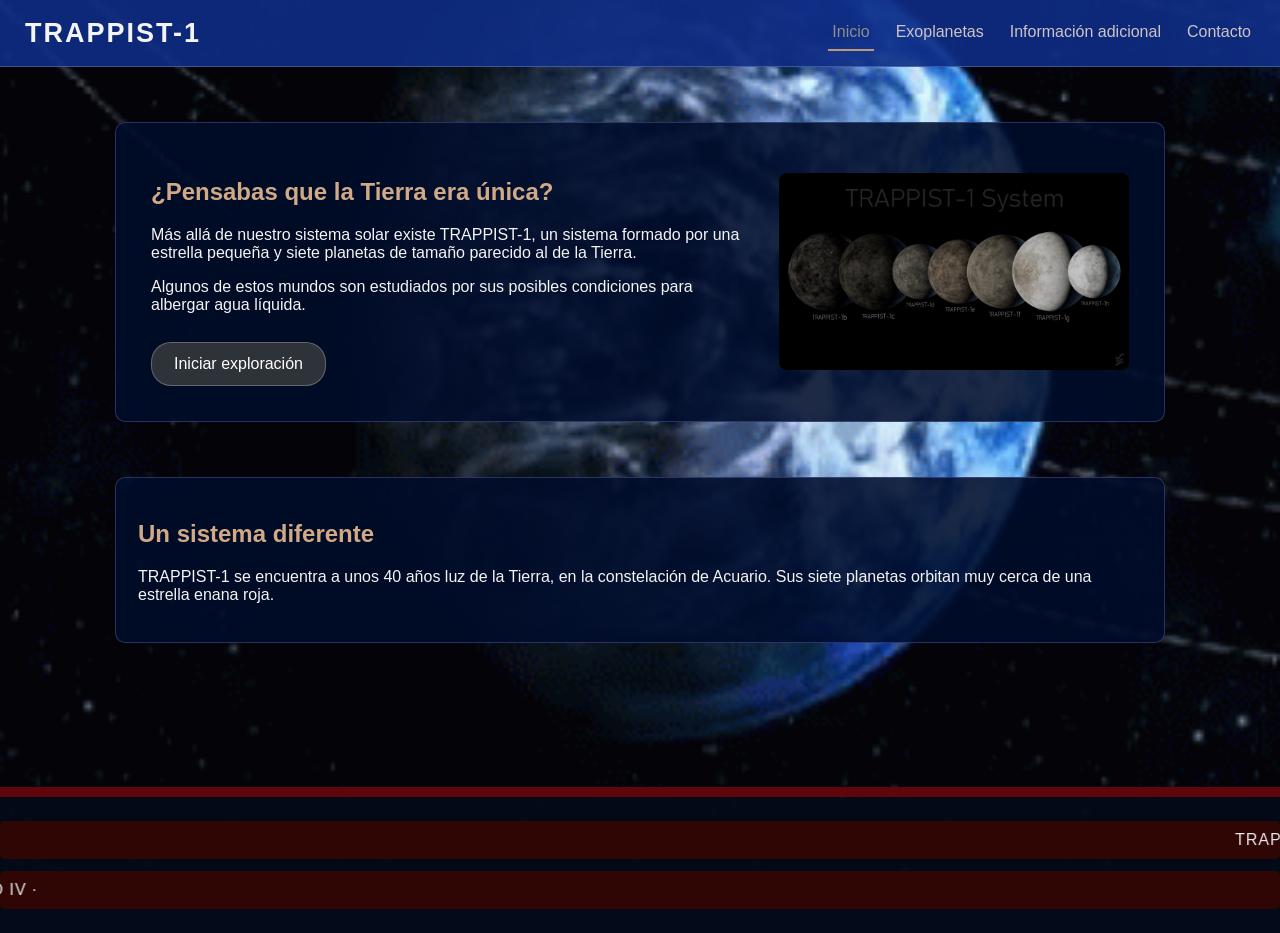
<file: index.html>
<!DOCTYPE html>
<html lang="es">
<head>
    <meta charset="UTF-8">
    <meta name="viewport" content="width=device-width, initial-scale=1.0">
    <title>TRAPPIST-1 | Inicio</title>
    <link rel="stylesheet" href="estilos.css">
</head>
<body>

<header>
    <h1 class="logo">TRAPPIST-1</h1>
    <nav>
        <a class="activo" href="index.html">Inicio</a>
        <a href="contenido.html">Exoplanetas</a>
        <a href="informacion.html">Información adicional</a>
        <a href="contacto.html">Contacto</a>
    </nav>
</header>

<main>
    <section class="bienvenida">
        <div>
            <h2 class="titulo-animado">¿Pensabas que la Tierra era única?</h2>
            <p>Más allá de nuestro sistema solar existe TRAPPIST-1, un sistema formado por una estrella pequeña y siete planetas de tamaño parecido al de la Tierra.</p>
            <p>Algunos de estos mundos son estudiados por sus posibles condiciones para albergar agua líquida.</p>
            <a class="boton" href="contenido.html">Iniciar exploración</a>
        </div>
        <img src="sistema.jpg" alt="Sistema planetario TRAPPIST-1">
    </section>

    <section class="seccion">
        <h2>Un sistema diferente</h2>
        <p>TRAPPIST-1 se encuentra a unos 40 años luz de la Tierra, en la constelación de Acuario. Sus siete planetas orbitan muy cerca de una estrella enana roja.</p>
    </section>
</main>

<footer>
    <marquee scrollamount="4">TRAPPIST-1 · SIETE PLANETAS · UN SISTEMA POR DESCUBRIR ·</marquee>
    <marquee direction="right" scrollamount="2">EXPLORANDO NUEVOS MUNDOS · PROYECTO MÓDULO IV ·</marquee>
</footer>

</body>
</html>
</file>
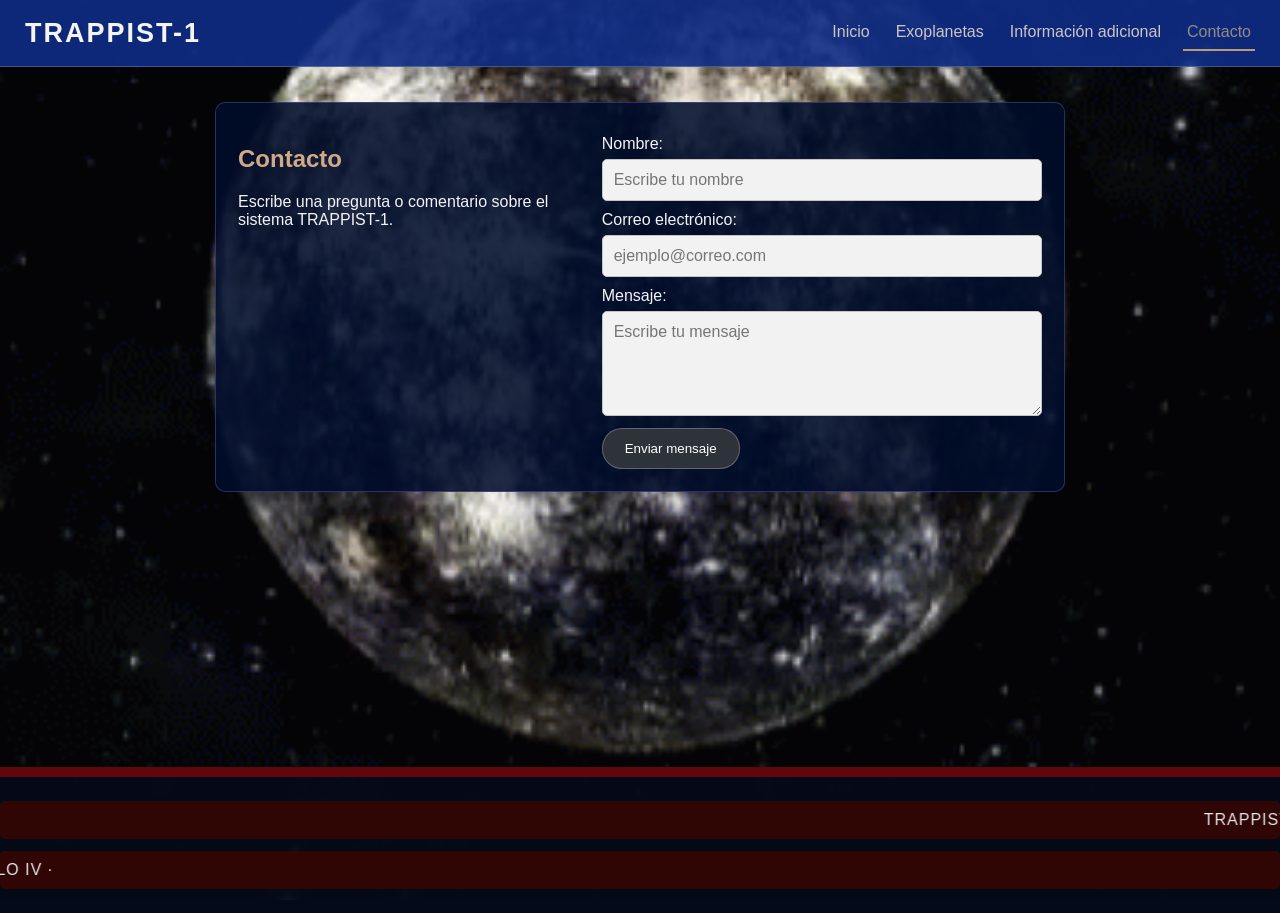
<file: contacto.html>
<!DOCTYPE html>
<html lang="es">
<head>
    <meta charset="UTF-8">
    <meta name="viewport" content="width=device-width, initial-scale=1.0">
    <title>TRAPPIST-1 | Contacto</title>
    <link rel="stylesheet" href="estilos.css">
</head>
<body>

<header>
    <h1 class="logo">TRAPPIST-1</h1>
    <nav>
        <a href="index.html">Inicio</a>
        <a href="contenido.html">Exoplanetas</a>
        <a href="informacion.html">Información adicional</a>
        <a class="activo" href="contacto.html">Contacto</a>
    </nav>
</header>

<main>
    <section class="caja-contacto">
        <div>
            <h2>Contacto</h2>
            <p>Escribe una pregunta o comentario sobre el sistema TRAPPIST-1.</p>
        </div>

        <form>
            <label for="nombre">Nombre:</label>
            <input type="text" id="nombre" name="nombre" placeholder="Escribe tu nombre" required>

            <label for="correo">Correo electrónico:</label>
            <input type="email" id="correo" name="correo" placeholder="ejemplo@correo.com" required>

            <label for="mensaje">Mensaje:</label>
            <textarea id="mensaje" name="mensaje" placeholder="Escribe tu mensaje" required></textarea>

            <button class="boton" type="button" onclick="alert('Formulario de demostración. No se guardaron datos.')">
                Enviar mensaje
            </button>
        </form>
    </section>
</main>

<footer>
    <marquee scrollamount="4">TRAPPIST-1 · SIETE PLANETAS · UN SISTEMA POR DESCUBRIR ·</marquee>
    <marquee direction="right" scrollamount="2">EXPLORANDO NUEVOS MUNDOS · PROYECTO MÓDULO IV ·</marquee>
</footer>

</body>
</html>
</file>
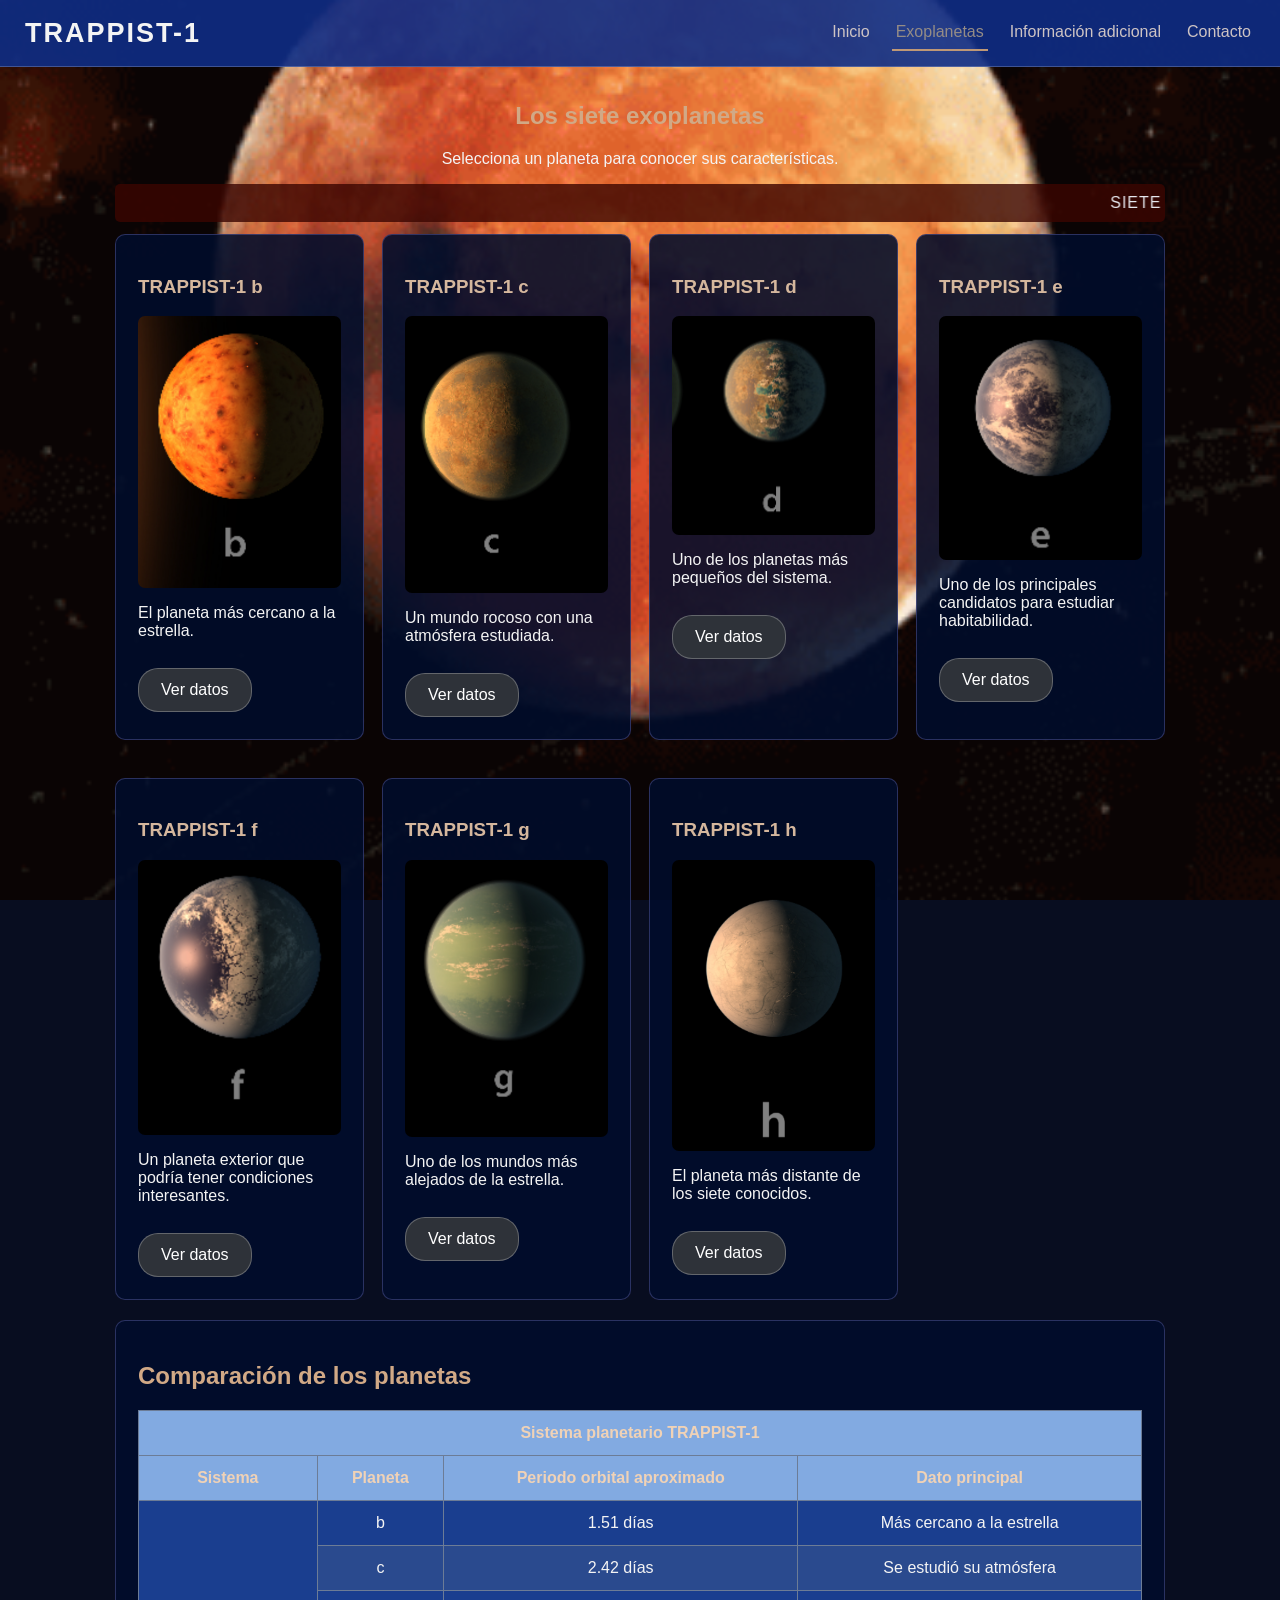
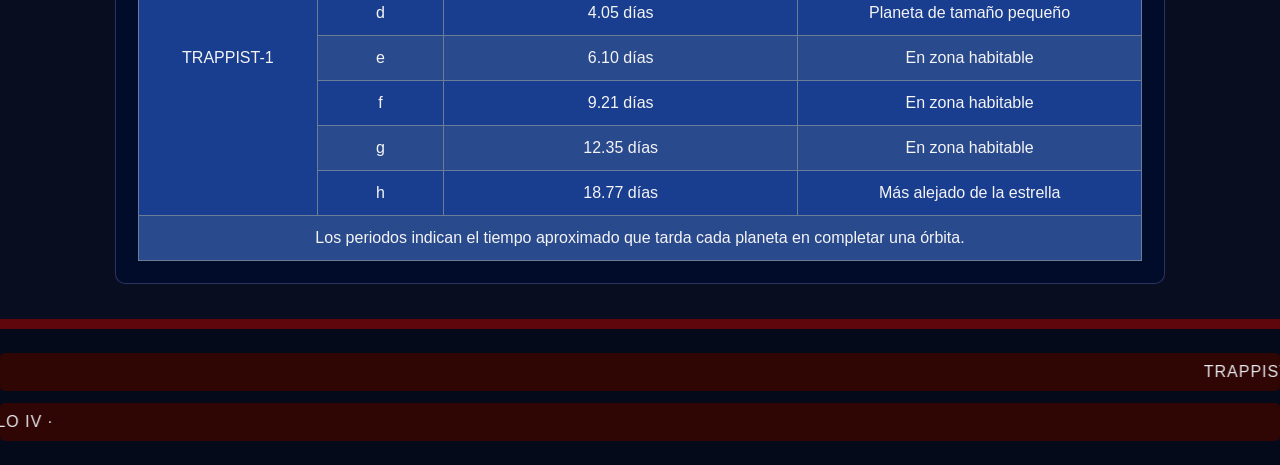
<file: contenido.html>
<!DOCTYPE html>
<html lang="es">
<head>
    <meta charset="UTF-8">
    <meta name="viewport" content="width=device-width, initial-scale=1.0">
    <title>TRAPPIST-1 | Exoplanetas</title>
    <link rel="stylesheet" href="estilos.css">
</head>
<body>

<header>
    <h1 class="logo">TRAPPIST-1</h1>
    <nav>
        <a href="index.html">Inicio</a>
        <a class="activo" href="contenido.html">Exoplanetas</a>
        <a href="informacion.html">Información adicional</a>
        <a href="contacto.html">Contacto</a>
    </nav>
</header>

<main>
    <h2 class="titulo">Los siete exoplanetas</h2>
    <p class="introduccion">Selecciona un planeta para conocer sus características.</p>

    <marquee class="aviso" scrollamount="3">
        SIETE MUNDOS QUE ORBITAN UNA MISMA ESTRELLA ·
    </marquee>

    <section class="planetas">

        <article class="tarjeta">
            <h3>TRAPPIST-1 b</h3>
            <img src="b.jpg" alt="TRAPPIST-1 b">
            <p>El planeta más cercano a la estrella.</p>
            <a class="boton" href="planeta-b.html">Ver datos</a>
        </article>

        <article class="tarjeta">
            <h3>TRAPPIST-1 c</h3>
            <img src="c.jpg" alt="TRAPPIST-1 c">
            <p>Un mundo rocoso con una atmósfera estudiada.</p>
            <a class="boton" href="planeta-c.html">Ver datos</a>
        </article>

        <article class="tarjeta">
            <h3>TRAPPIST-1 d</h3>
            <img src="d.jpg" alt="TRAPPIST-1 d">
            <p>Uno de los planetas más pequeños del sistema.</p>
            <a class="boton" href="planeta-d.html">Ver datos</a>
        </article>

        <article class="tarjeta">
            <h3>TRAPPIST-1 e</h3>
            <img src="e.jpg" alt="TRAPPIST-1 e">
            <p>Uno de los principales candidatos para estudiar habitabilidad.</p>
            <a class="boton" href="planeta-e.html">Ver datos</a>
        </article>

        <article class="tarjeta">
            <h3>TRAPPIST-1 f</h3>
            <img src="f.jpg" alt="TRAPPIST-1 f">
            <p>Un planeta exterior que podría tener condiciones interesantes.</p>
            <a class="boton" href="planeta-f.html">Ver datos</a>
        </article>

        <article class="tarjeta">
            <h3>TRAPPIST-1 g</h3>
            <img src="g.jpg" alt="TRAPPIST-1 g">
            <p>Uno de los mundos más alejados de la estrella.</p>
            <a class="boton" href="planeta-g.html">Ver datos</a>
        </article>

        <article class="tarjeta">
            <h3>TRAPPIST-1 h</h3>
            <img src="h.jpg" alt="TRAPPIST-1 h">
            <p>El planeta más distante de los siete conocidos.</p>
            <a class="boton" href="planeta-h.html">Ver datos</a>
        </article>

    </section>

    <section class="seccion" id="tabla-planetas">
        <h2>Comparación de los planetas</h2>

        <div class="tabla-contenedor">
            <table>
                <tr>
                    <th colspan="4">Sistema planetario TRAPPIST-1</th>
                </tr>
                <tr>
                    <th>Sistema</th>
                    <th>Planeta</th>
                    <th>Periodo orbital aproximado</th>
                    <th>Dato principal</th>
                </tr>
                <tr>
                    <td rowspan="7">TRAPPIST-1</td>
                    <td>b</td>
                    <td>1.51 días</td>
                    <td>Más cercano a la estrella</td>
                </tr>
                <tr>
                    <td>c</td>
                    <td>2.42 días</td>
                    <td>Se estudió su atmósfera</td>
                </tr>
                <tr>
                    <td>d</td>
                    <td>4.05 días</td>
                    <td>Planeta de tamaño pequeño</td>
                </tr>
                <tr>
                    <td>e</td>
                    <td>6.10 días</td>
                    <td>En zona habitable</td>
                </tr>
                <tr>
                    <td>f</td>
                    <td>9.21 días</td>
                    <td>En zona habitable</td>
                </tr>
                <tr>
                    <td>g</td>
                    <td>12.35 días</td>
                    <td>En zona habitable</td>
                </tr>
                <tr>
                    <td>h</td>
                    <td>18.77 días</td>
                    <td>Más alejado de la estrella</td>
                </tr>
                <tr>
                    <td colspan="4">Los periodos indican el tiempo aproximado que tarda cada planeta en completar una órbita.</td>
                </tr>
            </table>
        </div>
    </section>
</main>

<footer>
    <marquee scrollamount="4">TRAPPIST-1 · SIETE PLANETAS · UN SISTEMA POR DESCUBRIR ·</marquee>
    <marquee direction="right" scrollamount="2">EXPLORANDO NUEVOS MUNDOS · PROYECTO MÓDULO IV ·</marquee>
</footer>

</body>
</html>
</file>
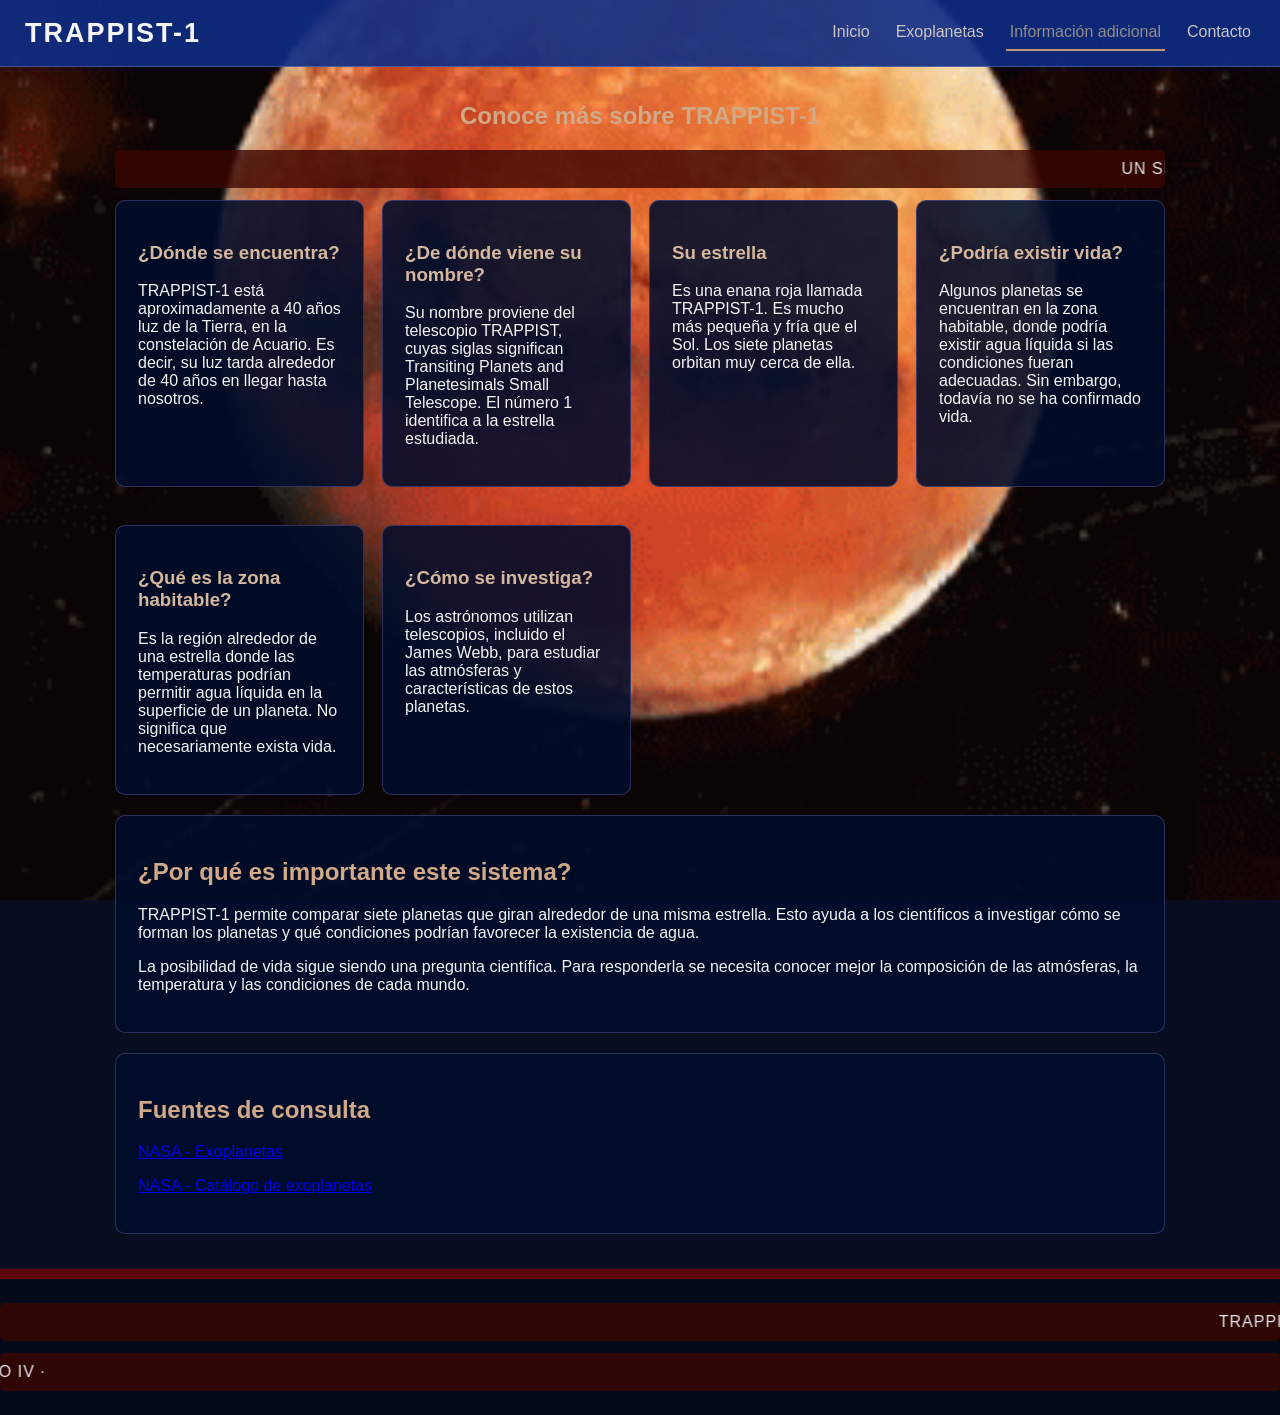
<file: informacion.html>
<!DOCTYPE html>
<html lang="es">
<head>
    <meta charset="UTF-8">
    <meta name="viewport" content="width=device-width, initial-scale=1.0">
    <title>TRAPPIST-1 | Información adicional</title>
    <link rel="stylesheet" href="estilos.css">
</head>
<body>

<header>
    <h1 class="logo">TRAPPIST-1</h1>
    <nav>
        <a href="index.html">Inicio</a>
        <a href="contenido.html">Exoplanetas</a>
        <a class="activo" href="informacion.html">Información adicional</a>
        <a href="contacto.html">Contacto</a>
    </nav>
</header>

<main>
    <h2 class="titulo">Conoce más sobre TRAPPIST-1</h2>

    <marquee class="aviso" scrollamount="3">
        UN SISTEMA PLANETARIO A 40 AÑOS LUZ DE LA TIERRA ·
    </marquee>

    <section class="datos">

        <article class="tarjeta">
            <h3>¿Dónde se encuentra?</h3>
            <p>TRAPPIST-1 está aproximadamente a 40 años luz de la Tierra, en la constelación de Acuario. Es decir, su luz tarda alrededor de 40 años en llegar hasta nosotros.</p>
        </article>

        <article class="tarjeta">
            <h3>¿De dónde viene su nombre?</h3>
            <p>Su nombre proviene del telescopio TRAPPIST, cuyas siglas significan Transiting Planets and Planetesimals Small Telescope. El número 1 identifica a la estrella estudiada.</p>
        </article>

        <article class="tarjeta">
            <h3>Su estrella</h3>
            <p>Es una enana roja llamada TRAPPIST-1. Es mucho más pequeña y fría que el Sol. Los siete planetas orbitan muy cerca de ella.</p>
        </article>

        <article class="tarjeta">
            <h3>¿Podría existir vida?</h3>
            <p>Algunos planetas se encuentran en la zona habitable, donde podría existir agua líquida si las condiciones fueran adecuadas. Sin embargo, todavía no se ha confirmado vida.</p>
        </article>

        <article class="tarjeta">
            <h3>¿Qué es la zona habitable?</h3>
            <p>Es la región alrededor de una estrella donde las temperaturas podrían permitir agua líquida en la superficie de un planeta. No significa que necesariamente exista vida.</p>
        </article>

        <article class="tarjeta">
            <h3>¿Cómo se investiga?</h3>
            <p>Los astrónomos utilizan telescopios, incluido el James Webb, para estudiar las atmósferas y características de estos planetas.</p>
        </article>

    </section>

    <section class="seccion">
        <h2>¿Por qué es importante este sistema?</h2>
        <p>TRAPPIST-1 permite comparar siete planetas que giran alrededor de una misma estrella. Esto ayuda a los científicos a investigar cómo se forman los planetas y qué condiciones podrían favorecer la existencia de agua.</p>

        <p>La posibilidad de vida sigue siendo una pregunta científica. Para responderla se necesita conocer mejor la composición de las atmósferas, la temperatura y las condiciones de cada mundo.</p>
    </section>

    <section class="seccion">
        <h2>Fuentes de consulta</h2>
        <p><a href="https://science.nasa.gov/exoplanets/" target="_blank" rel="noopener">NASA - Exoplanetas</a></p>
        <p><a href="https://science.nasa.gov/exoplanet-catalog/" target="_blank" rel="noopener">NASA - Catálogo de exoplanetas</a></p>
    </section>
</main>

<footer>
    <marquee scrollamount="4">TRAPPIST-1 · SIETE PLANETAS · UN SISTEMA POR DESCUBRIR ·</marquee>
    <marquee direction="right" scrollamount="2">EXPLORANDO NUEVOS MUNDOS · PROYECTO MÓDULO IV ·</marquee>
</footer>

</body>
</html>
</file>
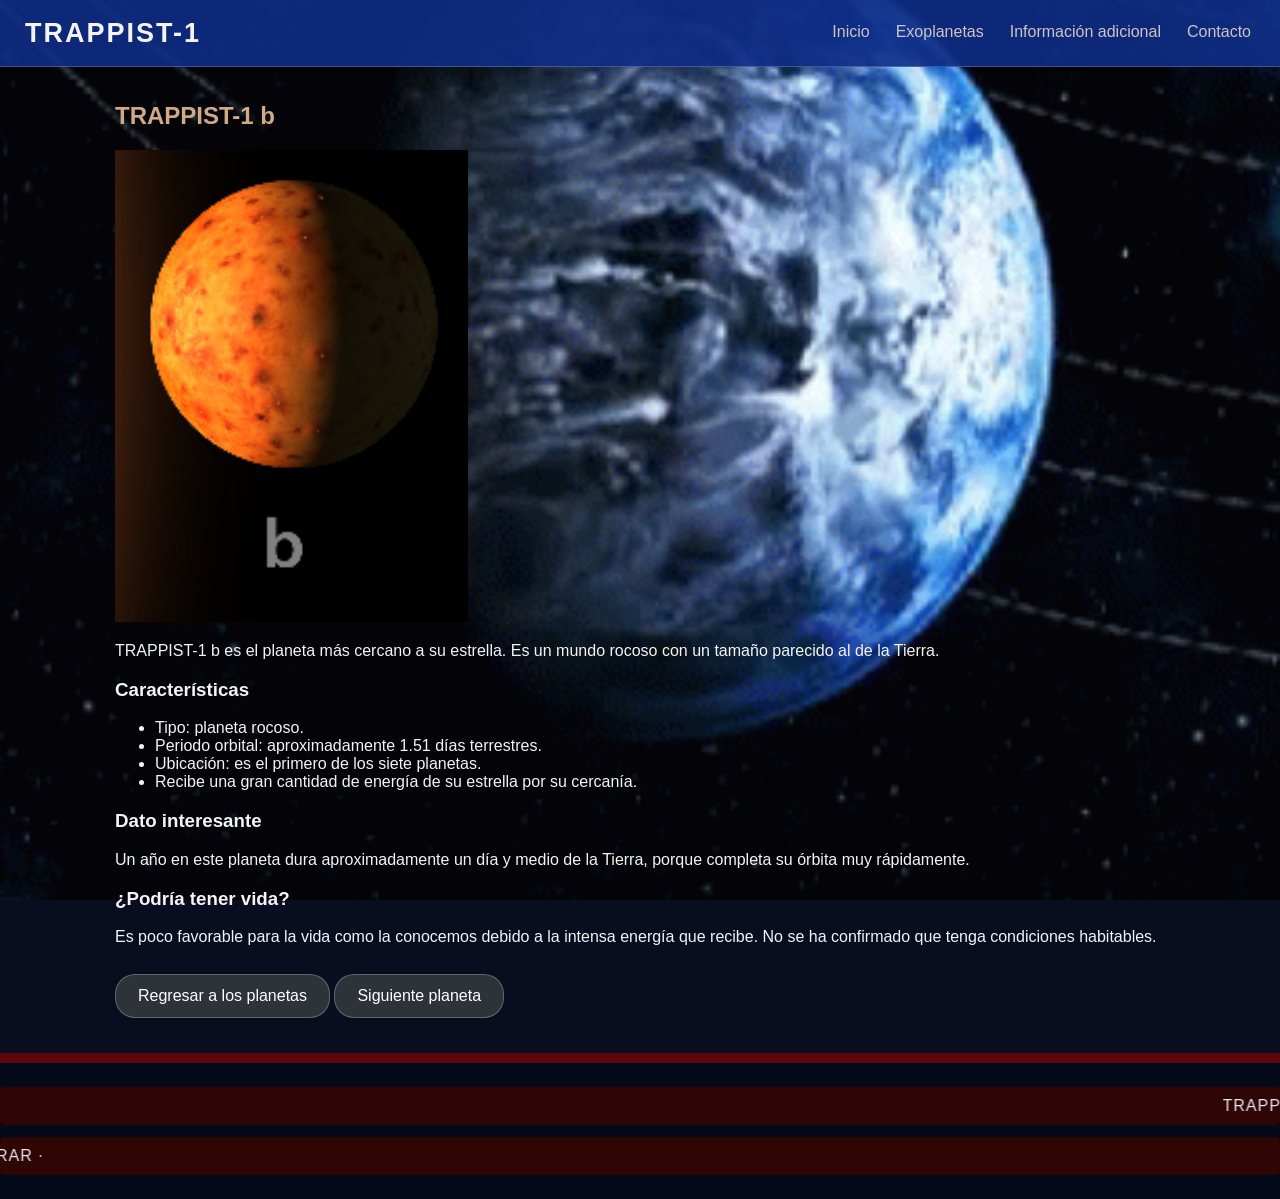
<file: planeta-b.html>
<!DOCTYPE html>
<html lang="es">
<head>
    <meta charset="UTF-8">
    <meta name="viewport" content="width=device-width, initial-scale=1.0">
    <title>TRAPPIST-1 b</title>
    <link rel="stylesheet" href="estilos.css">
</head>
<body>
<header>
    <h1 class="logo">TRAPPIST-1</h1>
    <nav>
        <a href="index.html">Inicio</a>
        <a href="contenido.html">Exoplanetas</a>
        <a href="informacion.html">Información adicional</a>
        <a href="contacto.html">Contacto</a>
    </nav>
</header>

<main>
    <section class="detalle-planeta">
        <h2>TRAPPIST-1 b</h2>
        <img src="b.jpg" alt="TRAPPIST-1 b">
        <p>TRAPPIST-1 b es el planeta más cercano a su estrella. Es un mundo rocoso con un tamaño parecido al de la Tierra.</p>

        <h3>Características</h3>
        <ul>
            <li>Tipo: planeta rocoso.</li>
            <li>Periodo orbital: aproximadamente 1.51 días terrestres.</li>
            <li>Ubicación: es el primero de los siete planetas.</li>
            <li>Recibe una gran cantidad de energía de su estrella por su cercanía.</li>
        </ul>

        <h3>Dato interesante</h3>
        <p>Un año en este planeta dura aproximadamente un día y medio de la Tierra, porque completa su órbita muy rápidamente.</p>

        <h3>¿Podría tener vida?</h3>
        <p>Es poco favorable para la vida como la conocemos debido a la intensa energía que recibe. No se ha confirmado que tenga condiciones habitables.</p>

        <a class="boton" href="contenido.html">Regresar a los planetas</a>
        <a class="boton" href="planeta-c.html">Siguiente planeta</a>
    </section>
</main>

<footer>
    <marquee scrollamount="4">TRAPPIST-1 b · EL PRIMER PLANETA DEL SISTEMA ·</marquee>
    <marquee direction="right" scrollamount="2">SIETE MUNDOS POR EXPLORAR ·</marquee>
</footer>
</body>
</html>
</file>
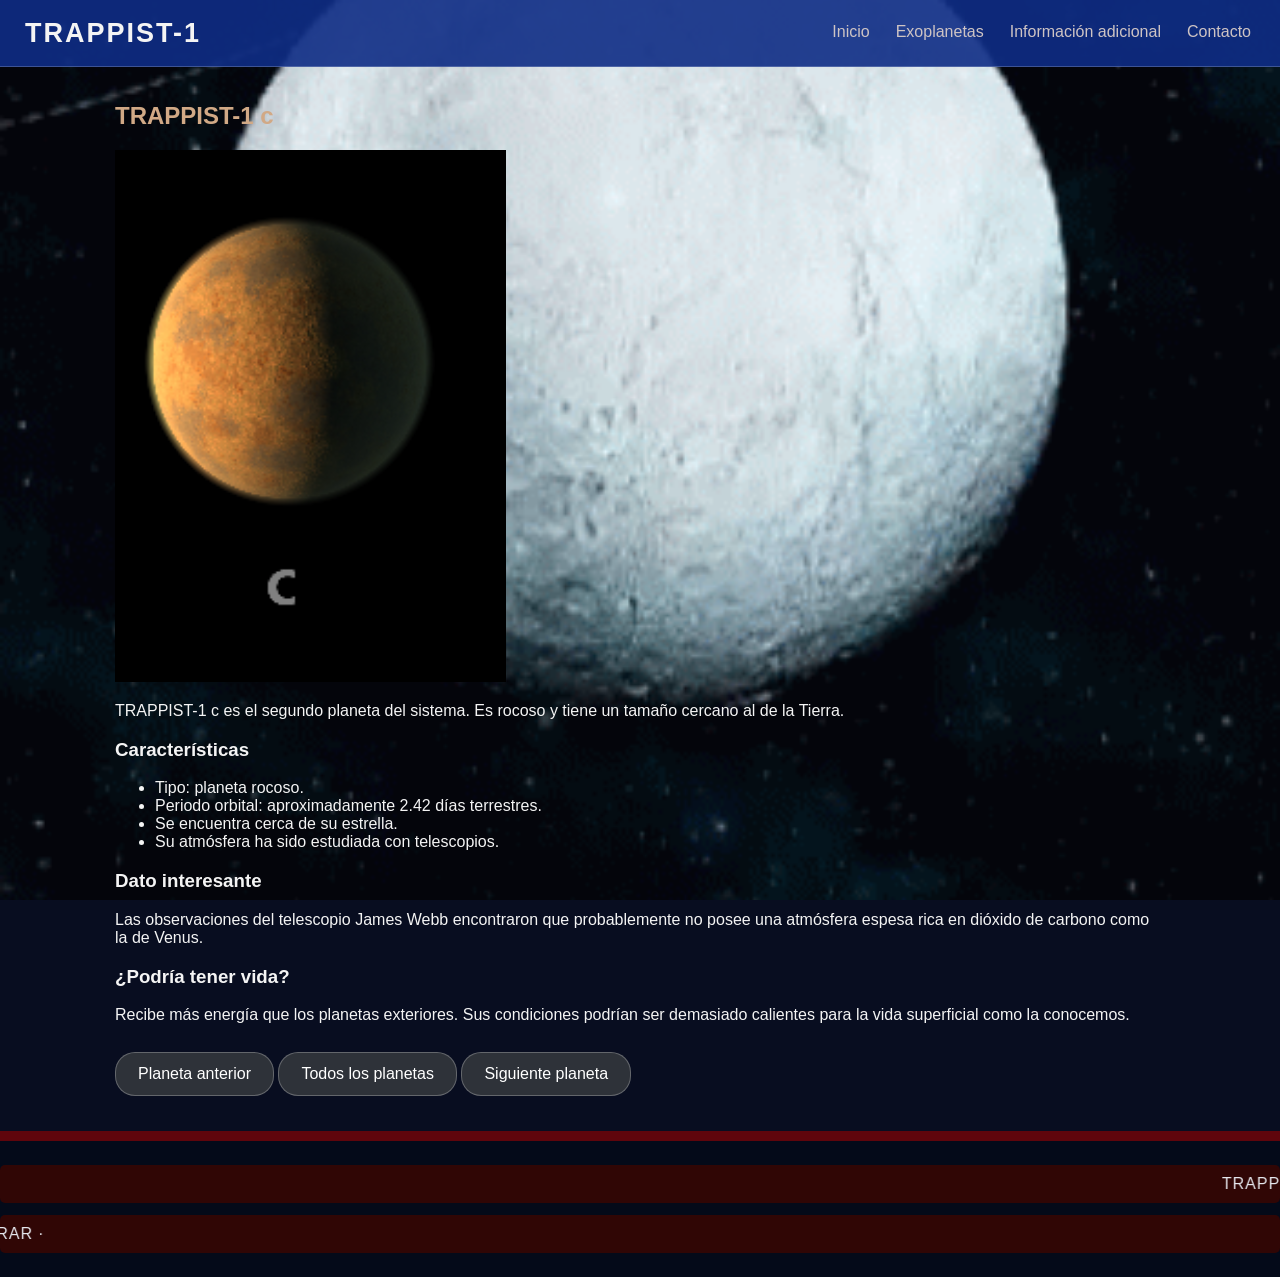
<file: planeta-c.html>
<!DOCTYPE html>
<html lang="es">
<head>
    <meta charset="UTF-8">
    <meta name="viewport" content="width=device-width, initial-scale=1.0">
    <title>TRAPPIST-1 c</title>
    <link rel="stylesheet" href="estilos.css">
</head>
<body>
<header>
    <h1 class="logo">TRAPPIST-1</h1>
    <nav>
        <a href="index.html">Inicio</a>
        <a href="contenido.html">Exoplanetas</a>
        <a href="informacion.html">Información adicional</a>
        <a href="contacto.html">Contacto</a>
    </nav>
</header>

<main>
    <section class="detalle-planeta">
        <h2>TRAPPIST-1 c</h2>
        <img src="c.jpg" alt="TRAPPIST-1 c">
        <p>TRAPPIST-1 c es el segundo planeta del sistema. Es rocoso y tiene un tamaño cercano al de la Tierra.</p>

        <h3>Características</h3>
        <ul>
            <li>Tipo: planeta rocoso.</li>
            <li>Periodo orbital: aproximadamente 2.42 días terrestres.</li>
            <li>Se encuentra cerca de su estrella.</li>
            <li>Su atmósfera ha sido estudiada con telescopios.</li>
        </ul>

        <h3>Dato interesante</h3>
        <p>Las observaciones del telescopio James Webb encontraron que probablemente no posee una atmósfera espesa rica en dióxido de carbono como la de Venus.</p>

        <h3>¿Podría tener vida?</h3>
        <p>Recibe más energía que los planetas exteriores. Sus condiciones podrían ser demasiado calientes para la vida superficial como la conocemos.</p>

        <a class="boton" href="planeta-b.html">Planeta anterior</a>
        <a class="boton" href="contenido.html">Todos los planetas</a>
        <a class="boton" href="planeta-d.html">Siguiente planeta</a>
    </section>
</main>

<footer>
    <marquee scrollamount="4">TRAPPIST-1 c · EL SEGUNDO PLANETA DEL SISTEMA ·</marquee>
    <marquee direction="right" scrollamount="2">SIETE MUNDOS POR EXPLORAR ·</marquee>
</footer>
</body>
</html>
</file>
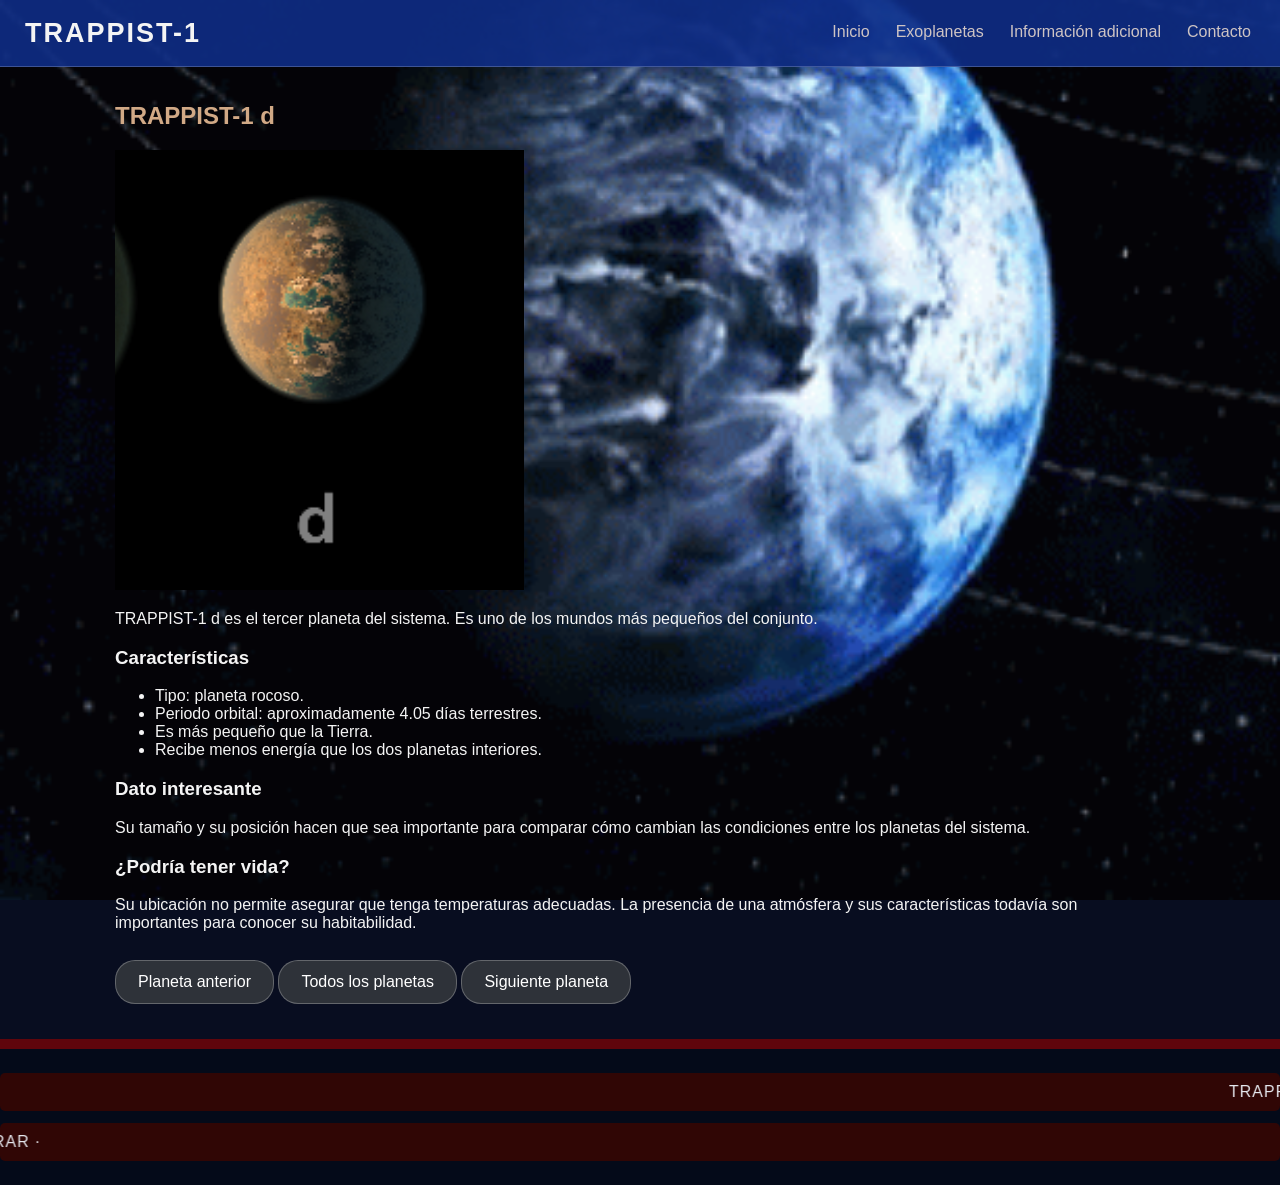
<file: planeta-d.html>
<!DOCTYPE html>
<html lang="es">
<head>
    <meta charset="UTF-8">
    <meta name="viewport" content="width=device-width, initial-scale=1.0">
    <title>TRAPPIST-1 d</title>
    <link rel="stylesheet" href="estilos.css">
</head>
<body>
<header>
    <h1 class="logo">TRAPPIST-1</h1>
    <nav>
        <a href="index.html">Inicio</a>
        <a href="contenido.html">Exoplanetas</a>
        <a href="informacion.html">Información adicional</a>
        <a href="contacto.html">Contacto</a>
    </nav>
</header>

<main>
    <section class="detalle-planeta">
        <h2>TRAPPIST-1 d</h2>
        <img src="d.jpg" alt="TRAPPIST-1 d">
        <p>TRAPPIST-1 d es el tercer planeta del sistema. Es uno de los mundos más pequeños del conjunto.</p>

        <h3>Características</h3>
        <ul>
            <li>Tipo: planeta rocoso.</li>
            <li>Periodo orbital: aproximadamente 4.05 días terrestres.</li>
            <li>Es más pequeño que la Tierra.</li>
            <li>Recibe menos energía que los dos planetas interiores.</li>
        </ul>

        <h3>Dato interesante</h3>
        <p>Su tamaño y su posición hacen que sea importante para comparar cómo cambian las condiciones entre los planetas del sistema.</p>

        <h3>¿Podría tener vida?</h3>
        <p>Su ubicación no permite asegurar que tenga temperaturas adecuadas. La presencia de una atmósfera y sus características todavía son importantes para conocer su habitabilidad.</p>

        <a class="boton" href="planeta-c.html">Planeta anterior</a>
        <a class="boton" href="contenido.html">Todos los planetas</a>
        <a class="boton" href="planeta-e.html">Siguiente planeta</a>
    </section>
</main>

<footer>
    <marquee scrollamount="4">TRAPPIST-1 d · EL TERCER PLANETA DEL SISTEMA ·</marquee>
    <marquee direction="right" scrollamount="2">SIETE MUNDOS POR EXPLORAR ·</marquee>
</footer>
</body>
</html>
</file>
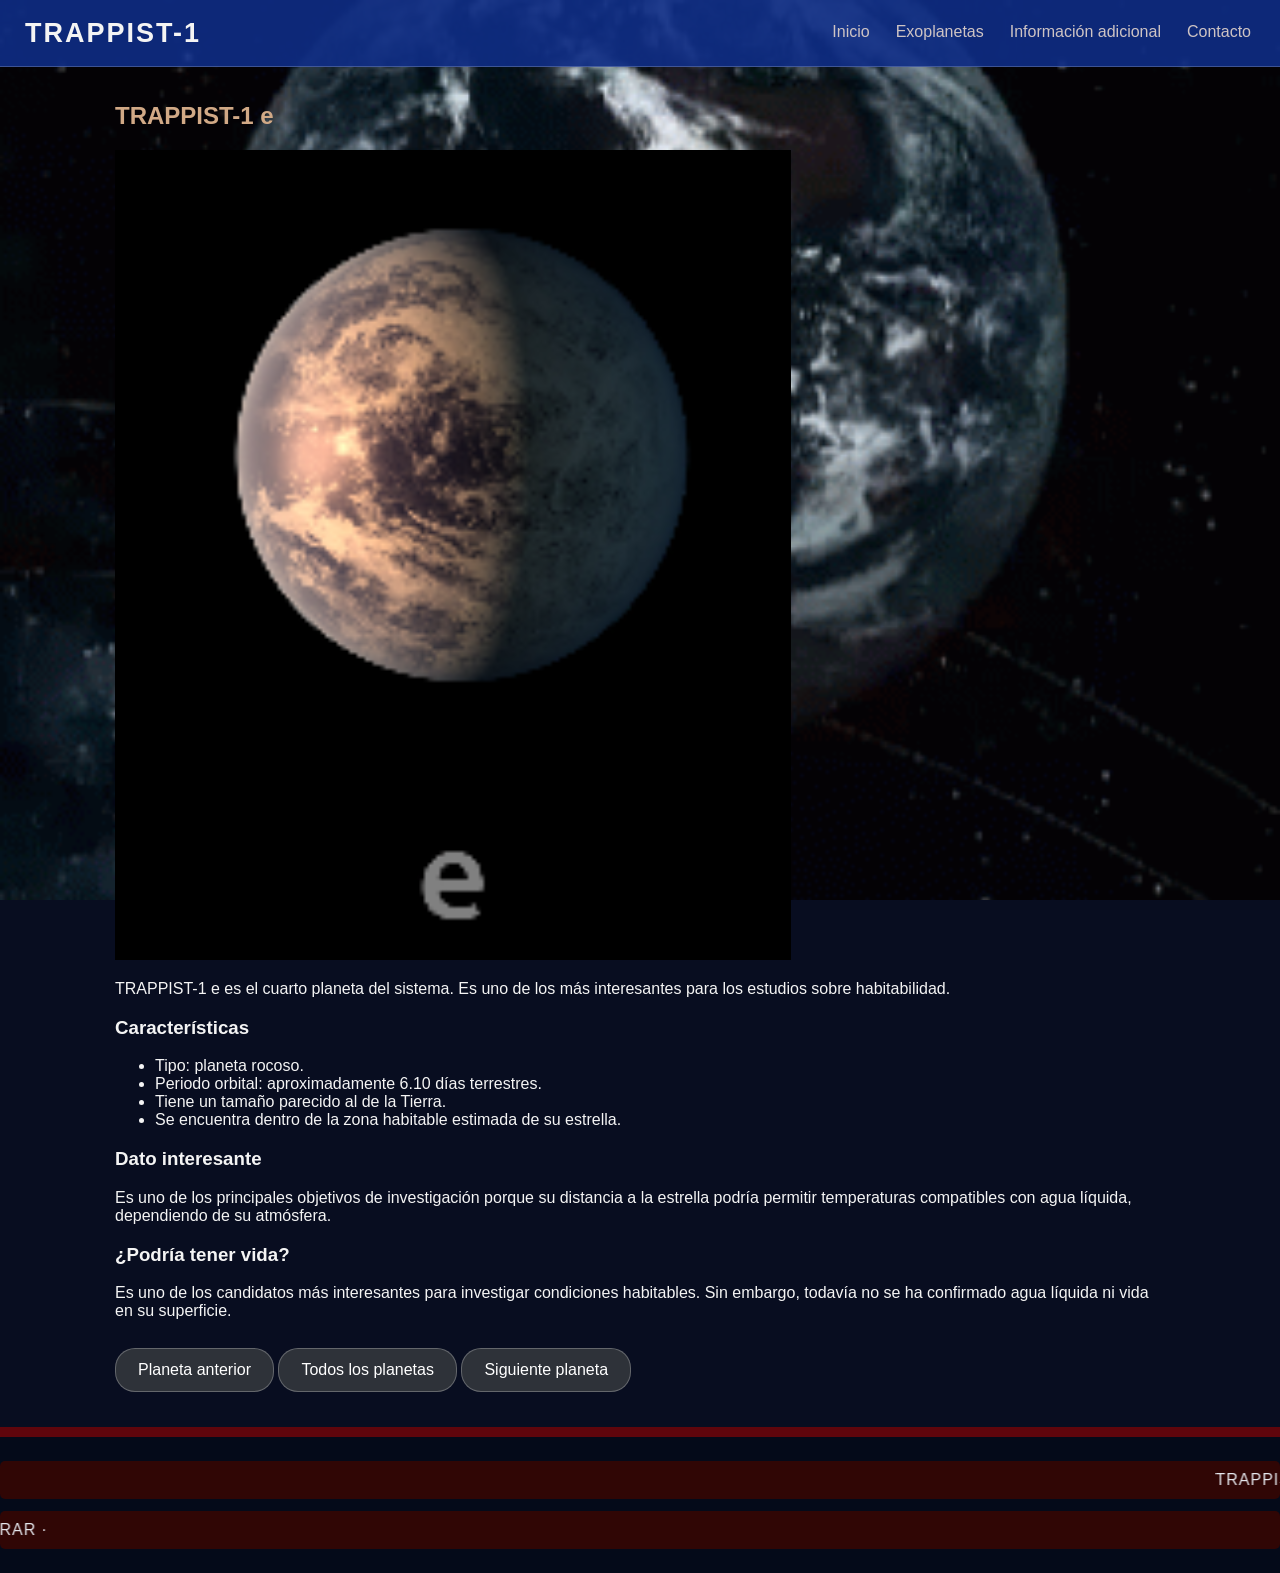
<file: planeta-e.html>
<!DOCTYPE html>
<html lang="es">
<head>
    <meta charset="UTF-8">
    <meta name="viewport" content="width=device-width, initial-scale=1.0">
    <title>TRAPPIST-1 e</title>
    <link rel="stylesheet" href="estilos.css">
</head>
<body>
<header>
    <h1 class="logo">TRAPPIST-1</h1>
    <nav>
        <a href="index.html">Inicio</a>
        <a href="contenido.html">Exoplanetas</a>
        <a href="informacion.html">Información adicional</a>
        <a href="contacto.html">Contacto</a>
    </nav>
</header>

<main>
    <section class="detalle-planeta">
        <h2>TRAPPIST-1 e</h2>
        <img src="e.jpg" alt="TRAPPIST-1 e">
        <p>TRAPPIST-1 e es el cuarto planeta del sistema. Es uno de los más interesantes para los estudios sobre habitabilidad.</p>

        <h3>Características</h3>
        <ul>
            <li>Tipo: planeta rocoso.</li>
            <li>Periodo orbital: aproximadamente 6.10 días terrestres.</li>
            <li>Tiene un tamaño parecido al de la Tierra.</li>
            <li>Se encuentra dentro de la zona habitable estimada de su estrella.</li>
        </ul>

        <h3>Dato interesante</h3>
        <p>Es uno de los principales objetivos de investigación porque su distancia a la estrella podría permitir temperaturas compatibles con agua líquida, dependiendo de su atmósfera.</p>

        <h3>¿Podría tener vida?</h3>
        <p>Es uno de los candidatos más interesantes para investigar condiciones habitables. Sin embargo, todavía no se ha confirmado agua líquida ni vida en su superficie.</p>

        <a class="boton" href="planeta-d.html">Planeta anterior</a>
        <a class="boton" href="contenido.html">Todos los planetas</a>
        <a class="boton" href="planeta-f.html">Siguiente planeta</a>
    </section>
</main>

<footer>
    <marquee scrollamount="4">TRAPPIST-1 e · UNO DE LOS MUNDOS MÁS INTERESANTES PARA ESTUDIAR ·</marquee>
    <marquee direction="right" scrollamount="2">SIETE MUNDOS POR EXPLORAR ·</marquee>
</footer>
</body>
</html>
</file>
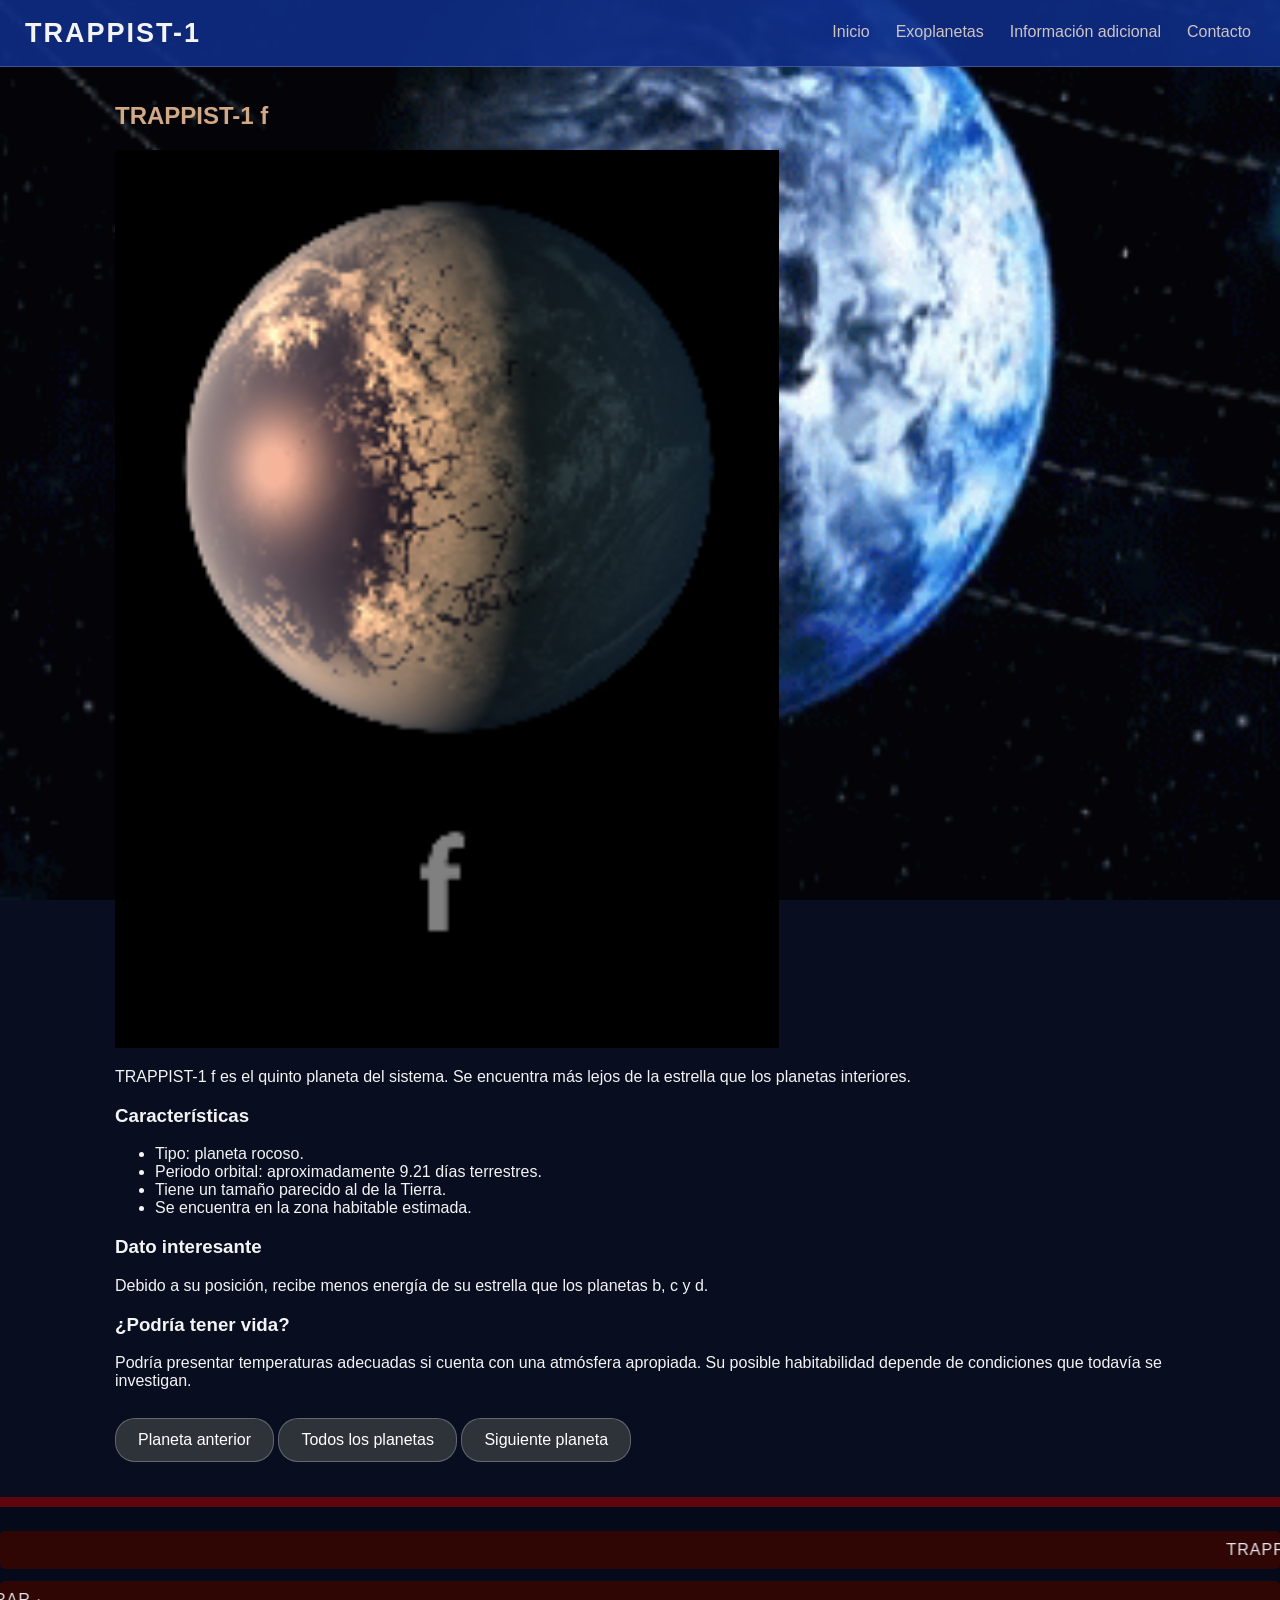
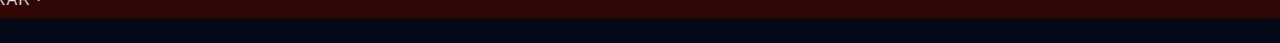
<file: planeta-f.html>
<!DOCTYPE html>
<html lang="es">
<head>
    <meta charset="UTF-8">
    <meta name="viewport" content="width=device-width, initial-scale=1.0">
    <title>TRAPPIST-1 f</title>
    <link rel="stylesheet" href="estilos.css">
</head>
<body>
<header>
    <h1 class="logo">TRAPPIST-1</h1>
    <nav>
        <a href="index.html">Inicio</a>
        <a href="contenido.html">Exoplanetas</a>
        <a href="informacion.html">Información adicional</a>
        <a href="contacto.html">Contacto</a>
    </nav>
</header>

<main>
    <section class="detalle-planeta">
        <h2>TRAPPIST-1 f</h2>
        <img src="f.jpg" alt="TRAPPIST-1 f">
        <p>TRAPPIST-1 f es el quinto planeta del sistema. Se encuentra más lejos de la estrella que los planetas interiores.</p>

        <h3>Características</h3>
        <ul>
            <li>Tipo: planeta rocoso.</li>
            <li>Periodo orbital: aproximadamente 9.21 días terrestres.</li>
            <li>Tiene un tamaño parecido al de la Tierra.</li>
            <li>Se encuentra en la zona habitable estimada.</li>
        </ul>

        <h3>Dato interesante</h3>
        <p>Debido a su posición, recibe menos energía de su estrella que los planetas b, c y d.</p>

        <h3>¿Podría tener vida?</h3>
        <p>Podría presentar temperaturas adecuadas si cuenta con una atmósfera apropiada. Su posible habitabilidad depende de condiciones que todavía se investigan.</p>

        <a class="boton" href="planeta-e.html">Planeta anterior</a>
        <a class="boton" href="contenido.html">Todos los planetas</a>
        <a class="boton" href="planeta-g.html">Siguiente planeta</a>
    </section>
</main>

<footer>
    <marquee scrollamount="4">TRAPPIST-1 f · EL QUINTO PLANETA DEL SISTEMA ·</marquee>
    <marquee direction="right" scrollamount="2">SIETE MUNDOS POR EXPLORAR ·</marquee>
</footer>
</body>
</html>
</file>
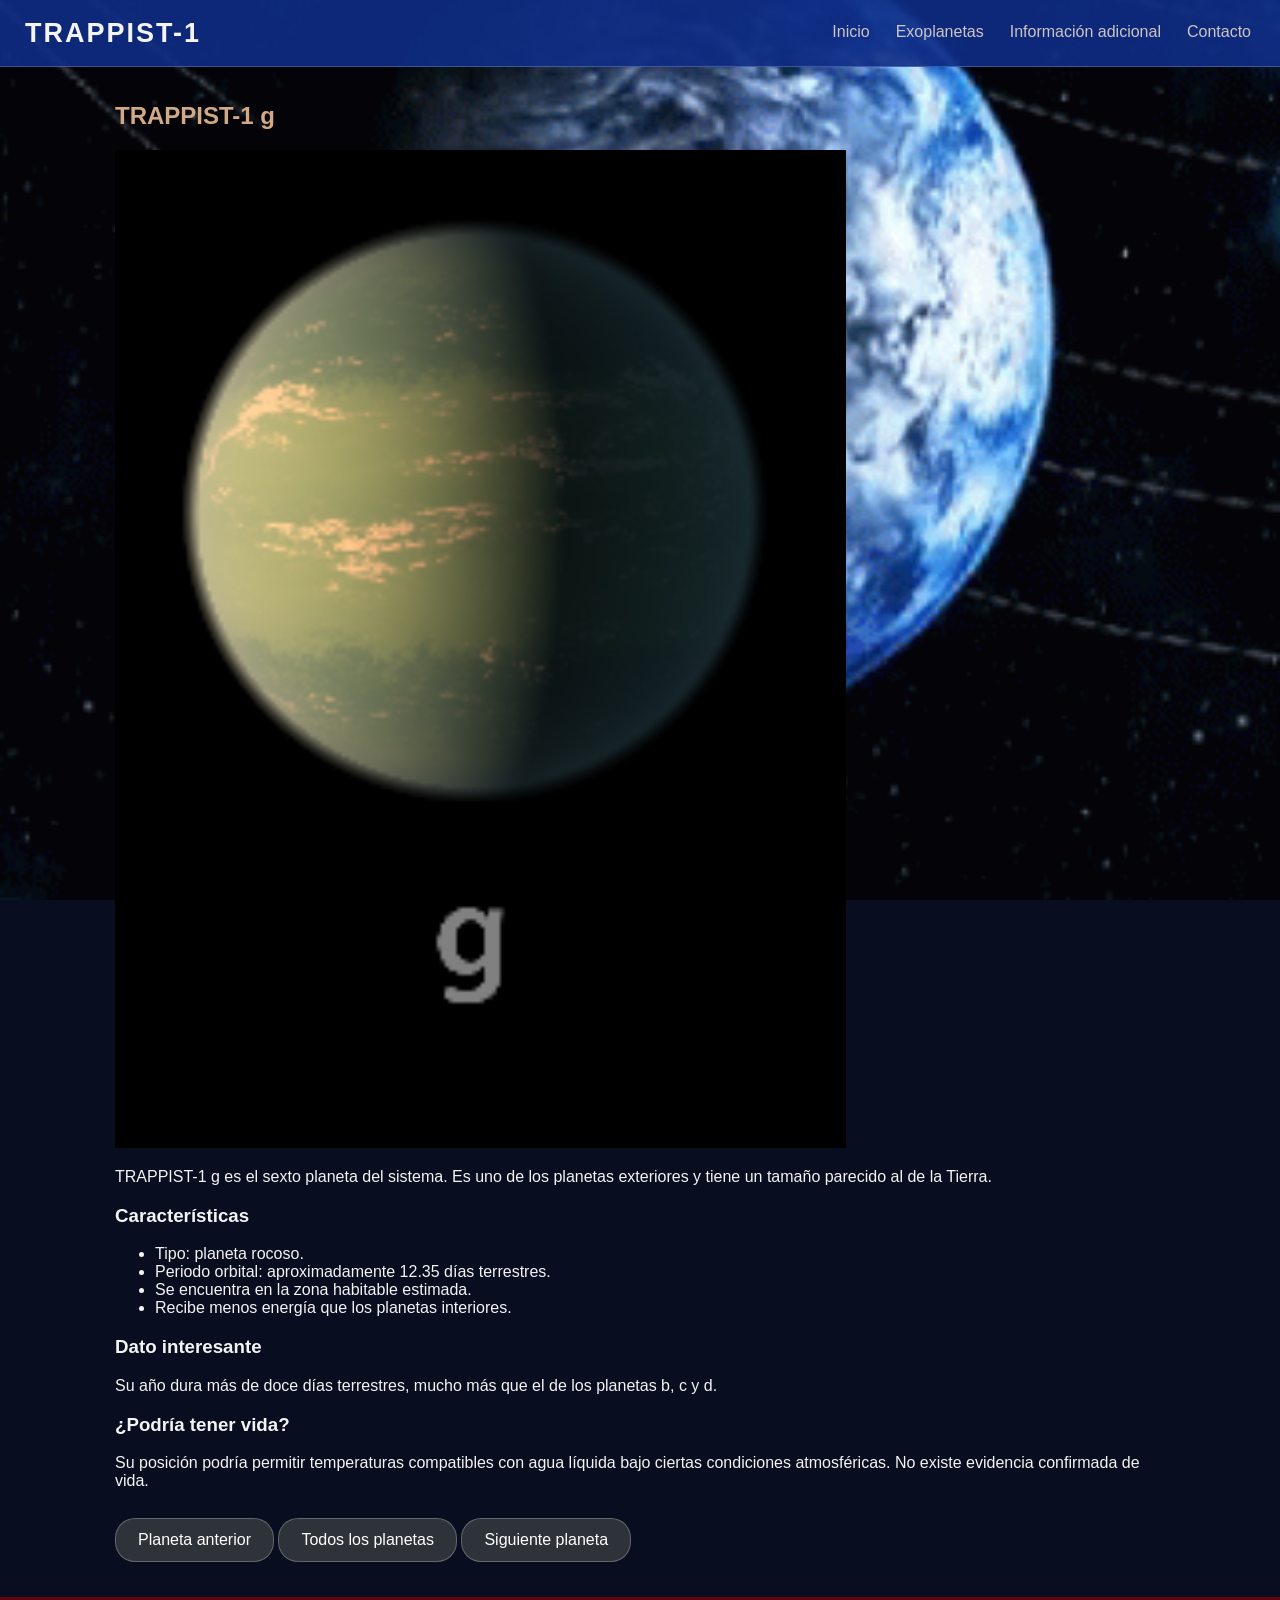
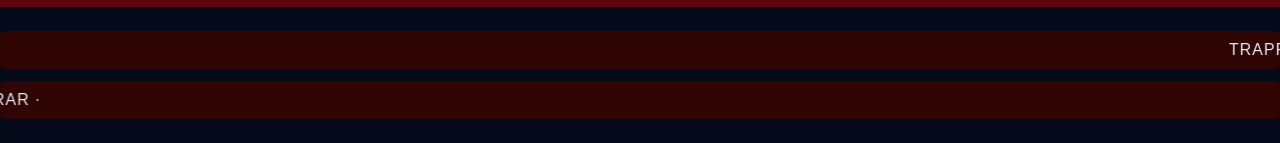
<file: planeta-g.html>
<!DOCTYPE html>
<html lang="es">
<head>
    <meta charset="UTF-8">
    <meta name="viewport" content="width=device-width, initial-scale=1.0">
    <title>TRAPPIST-1 g</title>
    <link rel="stylesheet" href="estilos.css">
</head>
<body>
<header>
    <h1 class="logo">TRAPPIST-1</h1>
    <nav>
        <a href="index.html">Inicio</a>
        <a href="contenido.html">Exoplanetas</a>
        <a href="informacion.html">Información adicional</a>
        <a href="contacto.html">Contacto</a>
    </nav>
</header>

<main>
    <section class="detalle-planeta">
        <h2>TRAPPIST-1 g</h2>
        <img src="g.jpg" alt="TRAPPIST-1 g">
        <p>TRAPPIST-1 g es el sexto planeta del sistema. Es uno de los planetas exteriores y tiene un tamaño parecido al de la Tierra.</p>

        <h3>Características</h3>
        <ul>
            <li>Tipo: planeta rocoso.</li>
            <li>Periodo orbital: aproximadamente 12.35 días terrestres.</li>
            <li>Se encuentra en la zona habitable estimada.</li>
            <li>Recibe menos energía que los planetas interiores.</li>
        </ul>

        <h3>Dato interesante</h3>
        <p>Su año dura más de doce días terrestres, mucho más que el de los planetas b, c y d.</p>

        <h3>¿Podría tener vida?</h3>
        <p>Su posición podría permitir temperaturas compatibles con agua líquida bajo ciertas condiciones atmosféricas. No existe evidencia confirmada de vida.</p>

        <a class="boton" href="planeta-f.html">Planeta anterior</a>
        <a class="boton" href="contenido.html">Todos los planetas</a>
        <a class="boton" href="planeta-h.html">Siguiente planeta</a>
    </section>
</main>

<footer>
    <marquee scrollamount="4">TRAPPIST-1 g · EL SEXTO PLANETA DEL SISTEMA ·</marquee>
    <marquee direction="right" scrollamount="2">SIETE MUNDOS POR EXPLORAR ·</marquee>
</footer>
</body>
</html>
</file>
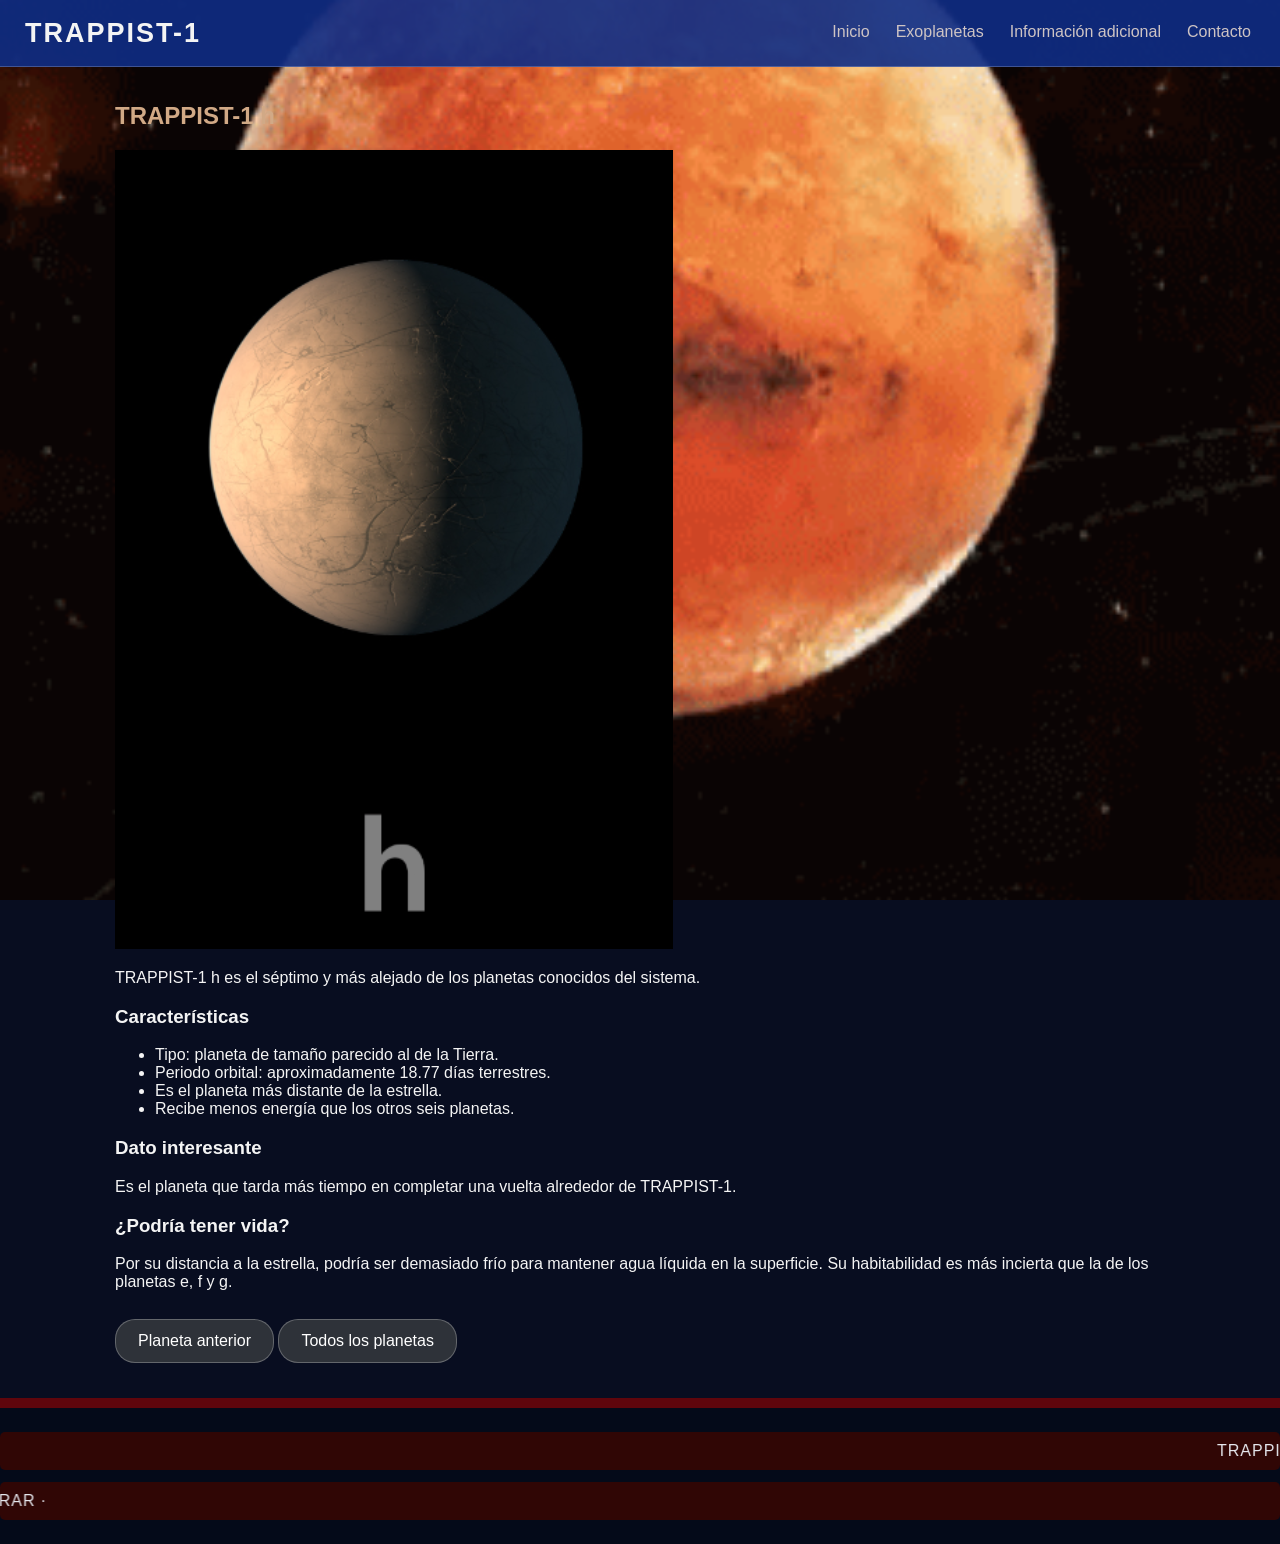
<file: planeta-h.html>
<!DOCTYPE html>
<html lang="es">
<head>
    <meta charset="UTF-8">
    <meta name="viewport" content="width=device-width, initial-scale=1.0">
    <title>TRAPPIST-1 h</title>
    <link rel="stylesheet" href="estilos.css">
</head>
<body>
<header>
    <h1 class="logo">TRAPPIST-1</h1>
    <nav>
        <a href="index.html">Inicio</a>
        <a href="contenido.html">Exoplanetas</a>
        <a href="informacion.html">Información adicional</a>
        <a href="contacto.html">Contacto</a>
    </nav>
</header>

<main>
    <section class="detalle-planeta">
        <h2>TRAPPIST-1 h</h2>
        <img src="h.jpg" alt="TRAPPIST-1 h">
        <p>TRAPPIST-1 h es el séptimo y más alejado de los planetas conocidos del sistema.</p>

        <h3>Características</h3>
        <ul>
            <li>Tipo: planeta de tamaño parecido al de la Tierra.</li>
            <li>Periodo orbital: aproximadamente 18.77 días terrestres.</li>
            <li>Es el planeta más distante de la estrella.</li>
            <li>Recibe menos energía que los otros seis planetas.</li>
        </ul>

        <h3>Dato interesante</h3>
        <p>Es el planeta que tarda más tiempo en completar una vuelta alrededor de TRAPPIST-1.</p>

        <h3>¿Podría tener vida?</h3>
        <p>Por su distancia a la estrella, podría ser demasiado frío para mantener agua líquida en la superficie. Su habitabilidad es más incierta que la de los planetas e, f y g.</p>

        <a class="boton" href="planeta-g.html">Planeta anterior</a>
        <a class="boton" href="contenido.html">Todos los planetas</a>
    </section>
</main>

<footer>
    <marquee scrollamount="4">TRAPPIST-1 h · EL ÚLTIMO DE LOS SIETE PLANETAS CONOCIDOS ·</marquee>
    <marquee direction="right" scrollamount="2">SIETE MUNDOS POR EXPLORAR ·</marquee>
</footer>
</body>
</html>
</file>
<file: estilos.css>
/* Configuracion general */
* {
    box-sizing: border-box;
}

body {
    margin: 0;
    font-family: Arial, sans-serif;
    color: #f4f4f4;
    background: #080d20 url("fondo_espacio.gif") center/cover fixed;
}

/* Encabezado y menu */
header {
    display: flex;
    justify-content: space-between;
    align-items: center;
    flex-wrap: wrap;
    gap: 15px;
    padding: 15px 25px;
    background: rgba(15, 45, 134, 0.9);
    border-bottom: 1px solid rgba(255, 255, 255, 0.2);
}

.logo {
    margin: 0;
    font-size: 27px;
    letter-spacing: 2px;
    animation: entrada 1.2s ease;
}

nav {
    display: flex;
    flex-wrap: wrap;
    gap: 18px;
}

nav a {
    color: rgb(206, 196, 196);
    text-decoration: none;
    padding: 8px 4px;
    border-bottom: 2px solid transparent;
}

nav a:hover,
nav a.activo {
    color: #948c86;
    border-bottom-color: #bf9876;
}

/* Animacion de entrada */
@keyframes entrada {
    from {
        opacity: 0;
        transform: translateY(-18px);
    }

    to {
        opacity: 1;
        transform: translateY(0);
    }
}

/* Contenido principal */
main {
    width: 90%;
    max-width: 1050px;
    min-height: 70vh;
    margin: 35px auto;
    animation: entrada 1s ease;
}

h2 {
    color: #d1a986;
}

.titulo,
.introduccion {
    text-align: center;
}

/* Bienvenida y secciones */
.bienvenida,
.seccion,
.tarjeta,
.caja-contacto {
    padding: 22px;
    margin-bottom: 20px;
    background: rgba(1, 13, 44, 0.88);
    border: 1px solid rgba(121, 121, 204, 0.35);
    border-radius: 10px;
}

.bienvenida {
    display: flex;
    align-items: center;
    justify-content: space-around;
    gap: 25px;
    margin: 55px auto;
    padding: 35px;
}

.texto-inicio {
    flex: 1;
}

.bienvenida img {
    width: 40%;
    max-width: 350px;
    border-radius: 8px;
}

/* Botones */
.boton {
    display: inline-block;
    padding: 12px 22px;
    margin-top: 12px;
    color: white;
    background: #2e3239;
    border: 1px solid rgba(255, 255, 255, 0.25);
    border-radius: 20px;
    text-decoration: none;
    cursor: pointer;
}

.boton:hover {
    background: #004db8;
}

/* Tarjetas de planetas y datos */
.planetas,
.datos {
    display: grid;
    grid-template-columns: repeat(auto-fit, minmax(210px, 1fr));
    gap: 18px;
}

.tarjeta h3 {
    color: #d5b79d;
}

.tarjeta img {
    display: block;
    width: 100%;
    max-width: 230px;
    height: auto;
    margin: 12px auto;
    border-radius: 7px;
}

/* Marquesinas */
marquee {
    display: block;
    padding: 10px;
    margin: 12px 0;
    color: #e5e7ed;
    background: rgba(59, 6, 0, 0.8);
    border-radius: 5px;
    letter-spacing: 1px;
}

/* Tabla avanzada */
.tabla-contenedor {
    width: 100%;
    overflow-x: auto;
}

table {
    width: 100%;
    border-collapse: collapse;
    background: rgba(28, 65, 149, 0.95);
    text-align: center;
}

th,
td {
    padding: 13px;
    border: 1px solid #6c7c96;
}

th {
    color: #f0d2b6;
    background: #82aae1;
}

tr:nth-child(even) {
    background: rgba(90, 110, 140, 0.25);
}

/* Formulario */
.caja-contacto {
    display: grid;
    grid-template-columns: 1fr 1.3fr;
    gap: 25px;
    max-width: 850px;
    margin: 25px auto;
}

label {
    display: block;
    margin: 10px 0 6px;
}

input,
textarea {
    display: block;
    width: 100%;
    padding: 11px;
    color: #161515;
    background: #f2f2f2;
    border: 1px solid #c5c5c5;
    border-radius: 5px;
    font: inherit;
}

textarea {
    min-height: 105px;
    resize: vertical;
}

/* Enlaces informativos */
.fuente a {
    color: #ece8e1b3;
}

/* Pie de pagina */
footer {
    padding: 12px 0;
    overflow: hidden;
    background: rgba(5, 10, 25, 0.95);
    border-top: 10px solid rgba(162, 3, 3, 0.571);
}

/* Adaptacion a celulares */
@media (max-width: 650px) {
    header {
        flex-direction: column;
    }

    nav {
        justify-content: center;
        gap: 10px;
    }

    main {
        width: 94%;
        margin: 22px auto;
    }

    .bienvenida {
        flex-direction: column;
        margin: 30px auto;
        padding: 25px 18px;
    }

    .bienvenida img {
        width: 100%;
    }

    .caja-contacto {
        grid-template-columns: 1fr;
    }
}
</file>
